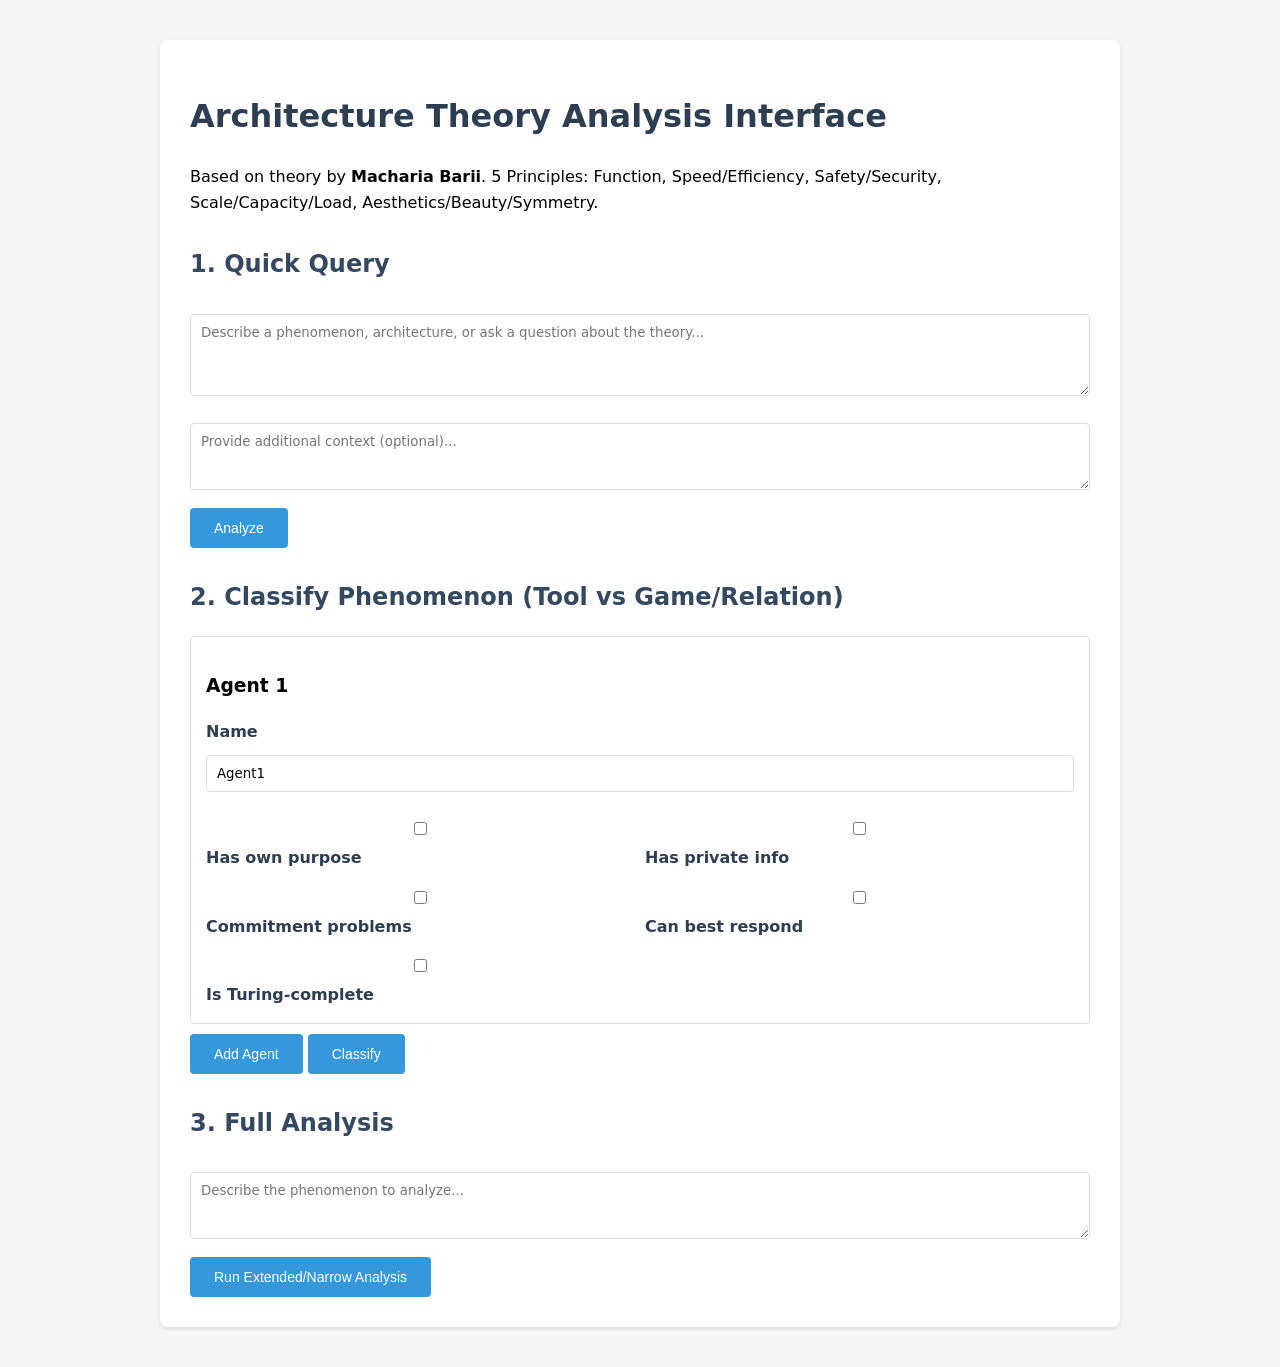
<file: architecture/example/arch-rust-impl/ui/index.html>
<!DOCTYPE html>
<html lang="en">
<head>
    <meta charset="UTF-8">
    <meta name="viewport" content="width=device-width, initial-scale=1.0">
    <title>Architecture Theory - Analysis Interface</title>
    <style>
        body { font-family: system-ui, -apple-system, sans-serif; margin: 40px; line-height: 1.6; background: #f5f5f5; }
        .container { max-width: 900px; margin: 0 auto; background: white; padding: 30px; border-radius: 8px; box-shadow: 0 2px 4px rgba(0,0,0,0.1); }
        h1 { color: #2c3e50; }
        h2 { color: #34495e; margin-top: 30px; }
        textarea, input, select { width: 100%; padding: 10px; margin: 10px 0; border: 1px solid #ddd; border-radius: 4px; box-sizing: border-box; font-family: inherit; }
        button { background: #3498db; color: white; padding: 12px 24px; border: none; border-radius: 4px; cursor: pointer; font-size: 14px; }
        button:hover { background: #2980b9; }
        .result { background: #f8f9fa; padding: 15px; margin: 15px 0; border-left: 4px solid #3498db; border-radius: 4px; white-space: pre-wrap; }
        .questions { background: #fff3cd; padding: 15px; margin: 15px 0; border-left: 4px solid #ffc107; border-radius: 4px; }
        .principles { display: grid; grid-template-columns: 1fr 1fr 1fr; gap: 10px; }
        .principle { background: #e8f4fd; padding: 10px; border-radius: 4px; }
        label { font-weight: 600; color: #2c3e50; }
        .agent { border: 1px solid #ddd; padding: 15px; margin: 10px 0; border-radius: 4px; }
    </style>
</head>
<body>
    <div class="container">
        <h1>Architecture Theory Analysis Interface</h1>
        <p>Based on theory by <strong>Macharia Barii</strong>. 5 Principles: Function, Speed/Efficiency, Safety/Security, Scale/Capacity/Load, Aesthetics/Beauty/Symmetry.</p>
        
        <h2>1. Quick Query</h2>
        <textarea id="query" placeholder="Describe a phenomenon, architecture, or ask a question about the theory..." rows="4"></textarea>
        <textarea id="context" placeholder="Provide additional context (optional)..." rows="3"></textarea>
        <button onclick="query()">Analyze</button>
        <div id="queryResult" class="result" style="display:none;"></div>
        <div id="questionsBox" class="questions" style="display:none;">
            <strong>Need more information:</strong>
            <div id="clarifyQuestions"></div>
            <button onclick="askForClarification()">Get Clarification</button>
        </div>
        <div id="clarifyResult" class="result" style="display:none;"></div>
        
        <h2>2. Classify Phenomenon (Tool vs Game/Relation)</h2>
        <div id="agents">
            <div class="agent" data-agent="0">
                <h3>Agent 1</h3>
                <label>Name</label><input type="text" value="Agent1">
                <div style="display:grid; grid-template-columns: 1fr 1fr; gap:10px; margin-top:10px;">
                    <label><input type="checkbox" name="hasPurpose"> Has own purpose</label>
                    <label><input type="checkbox" name="hasPrivateInfo"> Has private info</label>
                    <label><input type="checkbox" name="hasCommitment"> Commitment problems</label>
                    <label><input type="checkbox" name="canBestRespond"> Can best respond</label>
                    <label><input type="checkbox" name="isTuring"> Is Turing-complete</label>
                </div>
            </div>
        </div>
        <button onclick="addAgent()">Add Agent</button>
        <button onclick="classify()">Classify</button>
        <div id="classifyResult" class="result" style="display:none;"></div>
        
        <h2>3. Full Analysis</h2>
        <textarea id="phenomenon" placeholder="Describe the phenomenon to analyze..." rows="3"></textarea>
        <button onclick="analyzeFull()">Run Extended/Narrow Analysis</button>
        <div id="fullResult" class="result" style="display:none;"></div>
    </div>
    
    <script>
        let agentCount = 1;
        
        async function query() {
            const queryText = document.getElementById('query').value;
            const context = document.getElementById('context').value;
            const res = await fetch('/api/query', {
                method: 'POST',
                headers: {'Content-Type': 'application/json'},
                body: JSON.stringify({query: queryText, context: context, use_llm: true})
            });
            const data = await res.json();
            document.getElementById('queryResult').style.display = 'block';
            document.getElementById('queryResult').textContent = data.result;
            if (data.needs_clarification) {
                document.getElementById('questionsBox').style.display = 'block';
                const qdiv = document.getElementById('clarifyQuestions');
                qdiv.innerHTML = '<ul>' + data.clarification_questions.map(q => '<li>' + q + '</li>').join('') + '</ul>';
            }
        }
        
        async function askForClarification() {
            const answers = document.getElementById('clarifyQuestions').textContent;
            const res = await fetch('/api/clarify', {
                method: 'POST',
                headers: {'Content-Type': 'application/json'},
                body: JSON.stringify({question: 'Please synthesize based on answers', info: answers, use_llm: true})
            });
            const data = await res.json();
            document.getElementById('clarifyResult').style.display = 'block';
            document.getElementById('clarifyResult').textContent = data.result;
        }
        
        async function classify() {
            const agents = [];
            for (let i = 0; i < agentCount; i++) {
                const agentDiv = document.querySelector('.agent[data-agent="' + i + '"]');
                agents.push({
                    id: 'agent' + i,
                    name: agentDiv.querySelector('input[type=text]').value,
                    has_purpose: agentDiv.querySelector('input[name=hasPurpose]').checked,
                    has_private_info: agentDiv.querySelector('input[name=hasPrivateInfo]').checked,
                    has_commitment_problem: agentDiv.querySelector('input[name=hasCommitment]').checked,
                    can_best_respond: agentDiv.querySelector('input[name=canBestRespond]').checked,
                    is_turing_complete: agentDiv.querySelector('input[name=isTuring]').checked,
                    utilities: {}
                });
            }
            const res = await fetch('/api/classify', {
                method: 'POST',
                headers: {'Content-Type': 'application/json'},
                body: JSON.stringify(agents)
            });
            const data = await res.json();
            document.getElementById('classifyResult').style.display = 'block';
            document.getElementById('classifyResult').textContent = 
                'Classification: ' + data.classification + '\n' +
                'Mode: ' + data.mode + '\n' +
                'Confidence: ' + (data.confidence*100).toFixed(1) + '%\n' +
                'Rationale: ' + data.rationale + '\n\n' +
                'Recommendations:\n' + data.recommendations.map(r => '- ' + r).join('\n');
        }
        
        async function analyzeFull() {
            const res = await fetch('/api/analyze', {
                method: 'POST',
                headers: {'Content-Type': 'application/json'},
                body: JSON.stringify({
                    phenomenon: document.getElementById('phenomenon').value,
                    agents: [],
                    environment: {passive: [], active: []},
                    use_llm: true
                })
            });
            const data = await res.json();
            document.getElementById('fullResult').style.display = 'block';
            document.getElementById('fullResult').textContent = JSON.stringify(data, null, 2);
        }
        
        function addAgent() {
            agentCount++;
            const container = document.getElementById('agents');
            const div = document.createElement('div');
            div.className = 'agent';
            div.setAttribute('data-agent', agentCount-1);
            div.innerHTML = `
                <h3>Agent ${agentCount}</h3>
                <label>Name</label><input type="text" value="Agent${agentCount}">
                <div style="display:grid; grid-template-columns: 1fr 1fr; gap:10px; margin-top:10px;">
                    <label><input type="checkbox" name="hasPurpose"> Has own purpose</label>
                    <label><input type="checkbox" name="hasPrivateInfo"> Has private info</label>
                    <label><input type="checkbox" name="hasCommitment"> Commitment problems</label>
                    <label><input type="checkbox" name="canBestRespond"> Can best respond</label>
                    <label><input type="checkbox" name="isTuring"> Is Turing-complete</label>
                </div>
            `;
            container.appendChild(div);
        }
    </script>
</body>
</html>
</file>
